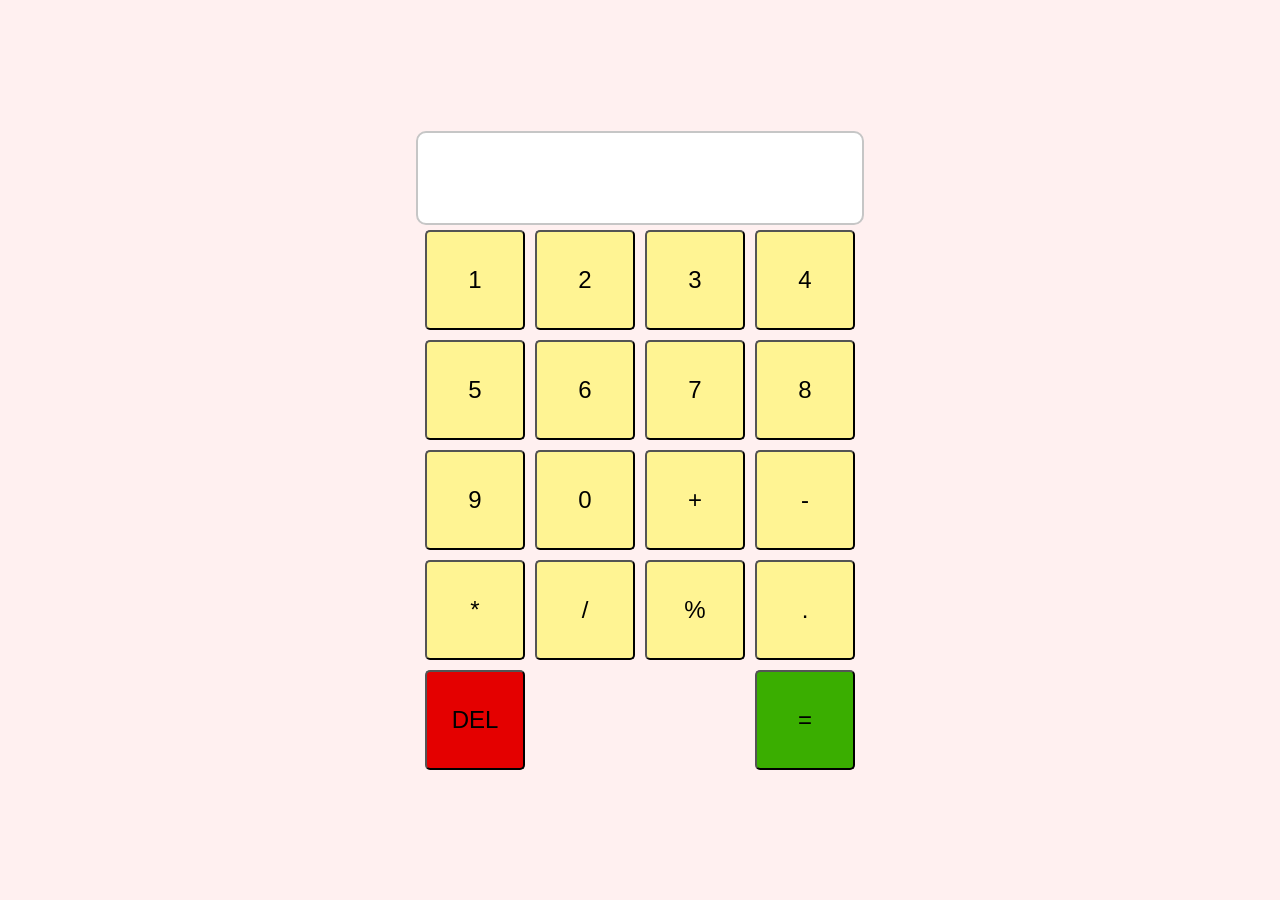
<file: Calculadora/index.html>
<!DOCTYPE html>
<html lang="pt-br">
<head>
    <meta charset="UTF-8">
    <meta name="viewport" content="width=device-width, initial-scale=1.0">
    <title>Front End Web | Calculadora</title>
    <link rel="stylesheet" href="reset.css">
    <link rel="stylesheet" href="style.css">
</head>
<body>
    <main>
        <input type="text" id="inputText" disabled>

        <div id="buttons">
            <button class="button" onclick="addNumber('1')">1</button>
            <button class="button" onclick="addNumber('2')">2</button>
            <button class="button" onclick="addNumber('3')">3</button>
            <button class="button" onclick="addNumber('4')">4</button>
            <button class="button" onclick="addNumber('5')">5</button>
            <button class="button" onclick="addNumber('6')">6</button>
            <button class="button" onclick="addNumber('7')">7</button>
            <button class="button" onclick="addNumber('8')">8</button>
            <button class="button" onclick="addNumber('9')">9</button>
            <button class="button" onclick="addNumber('0')">0</button>
            <button class="button" onclick="addOperator('+')">+</button>
            <button class="button" onclick="addOperator('-')">-</button>
            <button class="button" onclick="addOperator('*')">*</button>
            <button class="button" onclick="addOperator('/')">/</button>
            <button class="button" onclick="addOperator('%')">%</button>
            <button class="button" onclick="addDecimal()">.</button>
            <button id="delete" class="button" onclick="delText()">DEL</button>
            <button id="equal-button" class="button" onclick="calculate()">=</button>
        </div>
    </main>

    <script src="script.js"></script>
</body>
</html>
</file>
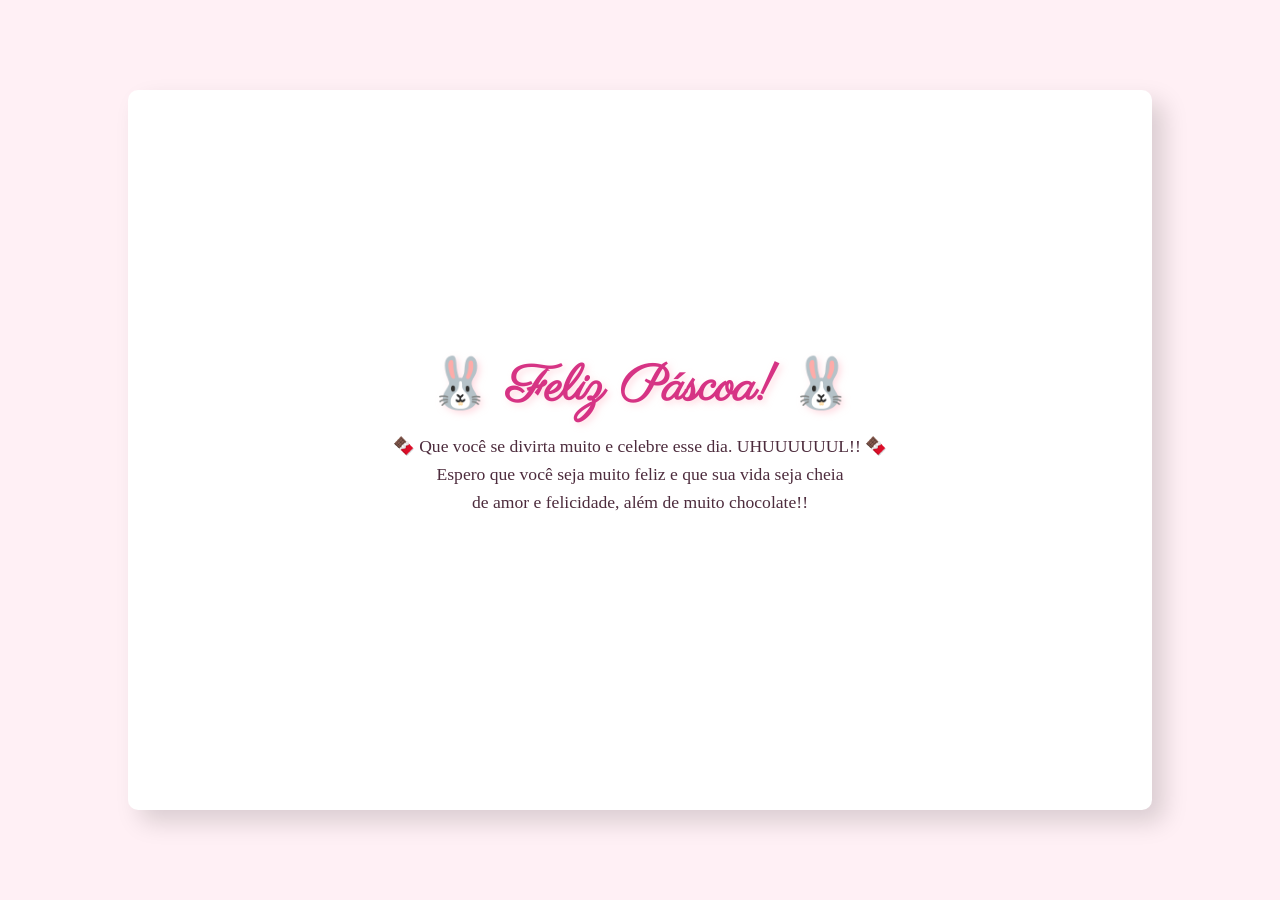
<file: Pascoa/index.html>
<!DOCTYPE html>
<html lang="pt-BR">

<head>
    <meta charset="UTF-8" />
    <meta name="viewport" content="width=device-width, initial-scale=1.0" />
    <title>Cartão de Páscoa</title>
    <link rel="stylesheet" href="style.css" />
    <link rel="preconnect" href="https://fonts.googleapis.com">
    <link rel="preconnect" href="https://fonts.gstatic.com" crossorigin>
    <link href="https://fonts.googleapis.com/css2?family=Parisienne&display=swap" rel="stylesheet">
</head>

<body>
    <div class="div-pascoa">
        <h1 class="feliz">🐰 Feliz Páscoa! 🐰</h1>
        <p class="mensagem">
            🍫 Que você se divirta muito e celebre esse dia. UHUUUUUUL!! 🍫
            <br>
            Espero que você seja muito feliz e que sua vida seja cheia <br>de amor e felicidade, além de muito chocolate!!
        </p>
        <div class="ovos">
        </div>
    </div>
</body>

</html>
</file>
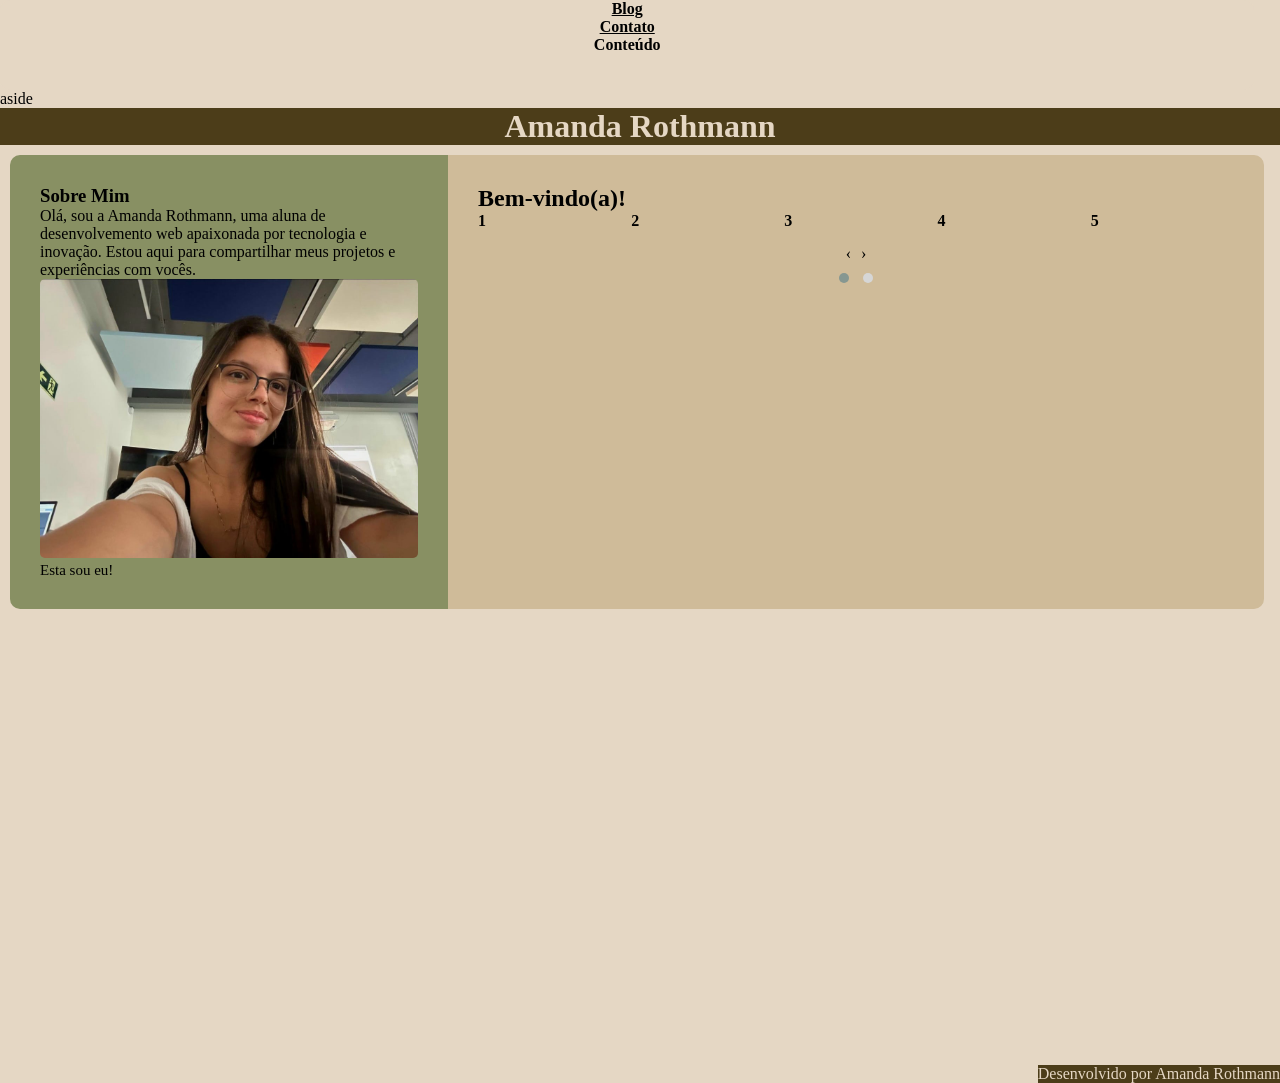
<file: Portfolio/index.html>
<!DOCTYPE html>
<html lang="pt-BR">
<head>
    <meta charset="UTF-8">
    <meta name="viewport" content="width=device-width, initial-scale=1.0">
    <title>portfolio-amandarothmann</title>
    <link rel="stylesheet" href="./CSS/owl.carousel.css">
    <link rel="stylesheet" href="./CSS/owl.theme.default.min.css">
    <link rel="stylesheet" href="./CSS/style.css">
</head>
<body>
    <nav>
        <ul>
            <li><a href="./html/blog.html">Blog</a></li>
            <li><a href="./html/contato.html">Contato</a></li>
            <li><a href="./html/conteudo.html"></a>Conteúdo</li>
        </ul>
    </nav>

    <aside>
        <p>aside</p>
    </aside>

    <header>
        <h1 id="h1-header">Amanda Rothmann</h1>
    </header>

    <section>
        <main>
            <article id="article-one">
                <h3>Sobre Mim</h3>
                <p id="p-main">
                    Olá, sou a Amanda Rothmann, uma aluna de  desenvolvemento web apaixonada por tecnologia e inovação. Estou aqui para compartilhar meus projetos e experiências com vocês.
                </p>

                <img id="img-article-two" src="./IMG/imagem-eu.jpg" alt="imagem-amanda-rothmann">

                <p id="p-thatsme">Esta sou eu!</p>
            </article>
            <article id="article-two">
                <h2>Bem-vindo(a)!</h2>
                <div class="owl-carousel owl-theme">
                    <div class="item"><h4>1</h4></div>
                    <div class="item"><h4>2</h4></div>
                    <div class="item"><h4>3</h4></div>
                    <div class="item"><h4>4</h4></div>
                    <div class="item"><h4>5</h4></div>
                    <div class="item"><h4>6</h4></div>
                    <div class="item"><h4>7</h4></div>
                    <div class="item"><h4>8</h4></div>
                    <div class="item"><h4>9</h4></div>
                    <div class="item"><h4>10</h4></div>
                </div>
            </article>
        </main>
    </section>

    <footer>
        <p id="p-footer">Desenvolvido por Amanda Rothmann</p>
    </footer>
    <script src="./js/jquery-3.7.1.min.js"></script>
    <script src="./js/owl.carousel.min.js"></script>
    <script src="./js/script.js"></script>
</body>
</html>
</file>
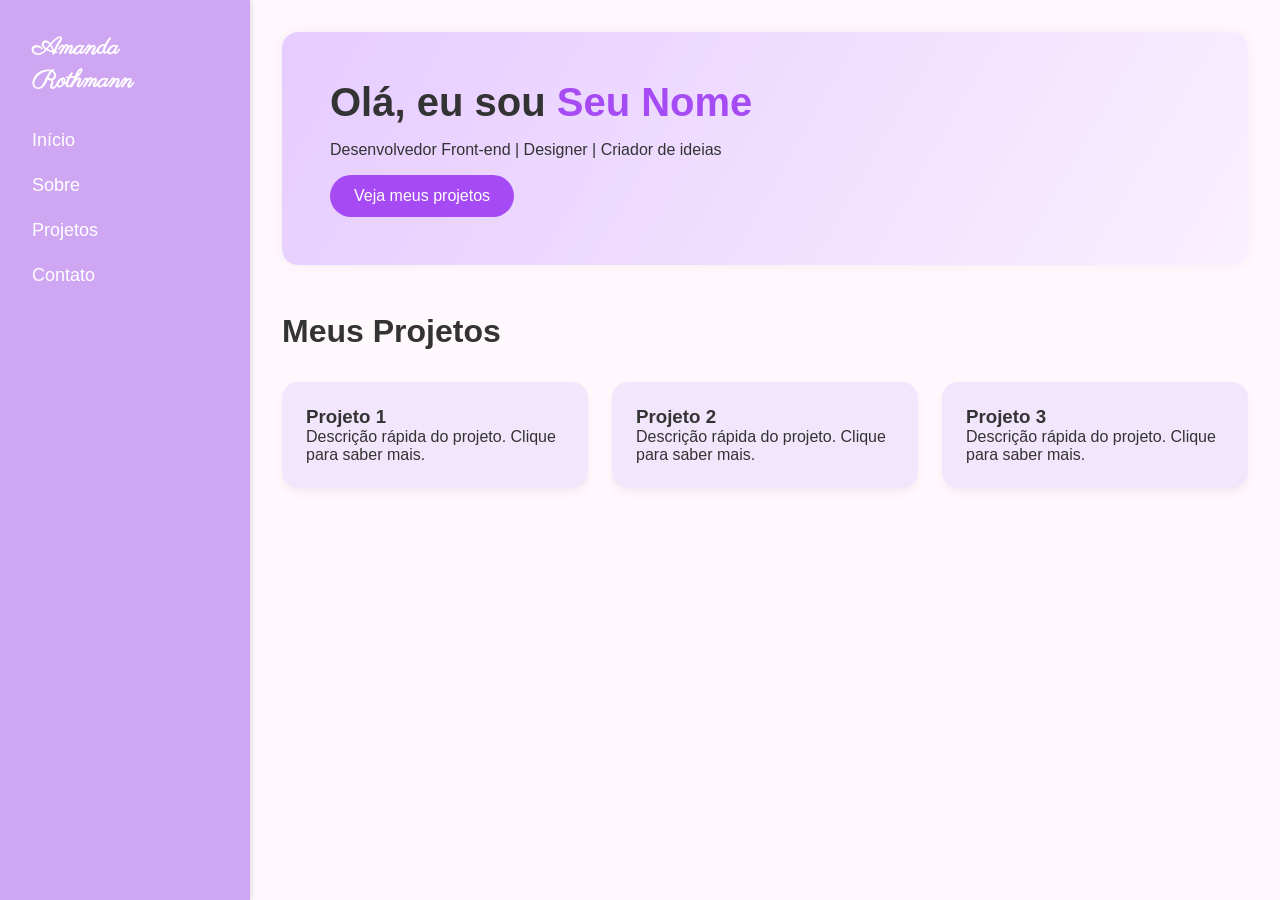
<file: portfolio02/index.html>
<!DOCTYPE html>
<html lang="pt-br">

<head>
    <meta charset="UTF-8" />
    <meta name="viewport" content="width=device-width, initial-scale=1.0" />
    <title>Meu Portfólio</title>
    <link rel="stylesheet" href="style.css" />
    <link rel="preconnect" href="https://fonts.googleapis.com">
    <link rel="preconnect" href="https://fonts.gstatic.com" crossorigin>
    <link href="https://fonts.googleapis.com/css2?family=Parisienne&display=swap" rel="stylesheet">
</head>

<body>
    <div class="container">
        <aside class="sidebar">
            <h2 class="parisienne-regular">Amanda Rothmann</h2>
            <nav>
                <ul>
                    <li><a href="#"><i class="inicio"></i> Início</a></li>
                    <li><a href="#"><i class="sobre"></i> Sobre</a></li>
                    <li><a href="#"><i class="projetos"></i> Projetos</a></li>
                    <li><a href="#"><i class="contato"></i> Contato</a></li>
                </ul>
            </nav>
        </aside>

        <main class="content">
            <section class="hero">
                <h1>Olá, eu sou <span>Seu Nome</span></h1>
                <p>Desenvolvedor Front-end | Designer | Criador de ideias</p>
                <a href="#projetos" class="btn">Veja meus projetos</a>
            </section>

            <section id="projetos" class="projects">
                <h2>Meus Projetos</h2>
                <div class="project-grid">
                    <div class="project-card">
                        <h3>Projeto 1</h3>
                        <p>Descrição rápida do projeto. Clique para saber mais.</p>
                    </div>
                    <div class="project-card">
                        <h3>Projeto 2</h3>
                        <p>Descrição rápida do projeto. Clique para saber mais.</p>
                    </div>
                    <div class="project-card">
                        <h3>Projeto 3</h3>
                        <p>Descrição rápida do projeto. Clique para saber mais.</p>
                    </div>
                </div>
            </section>
        </main>
    </div>
</body>

</html>
</file>
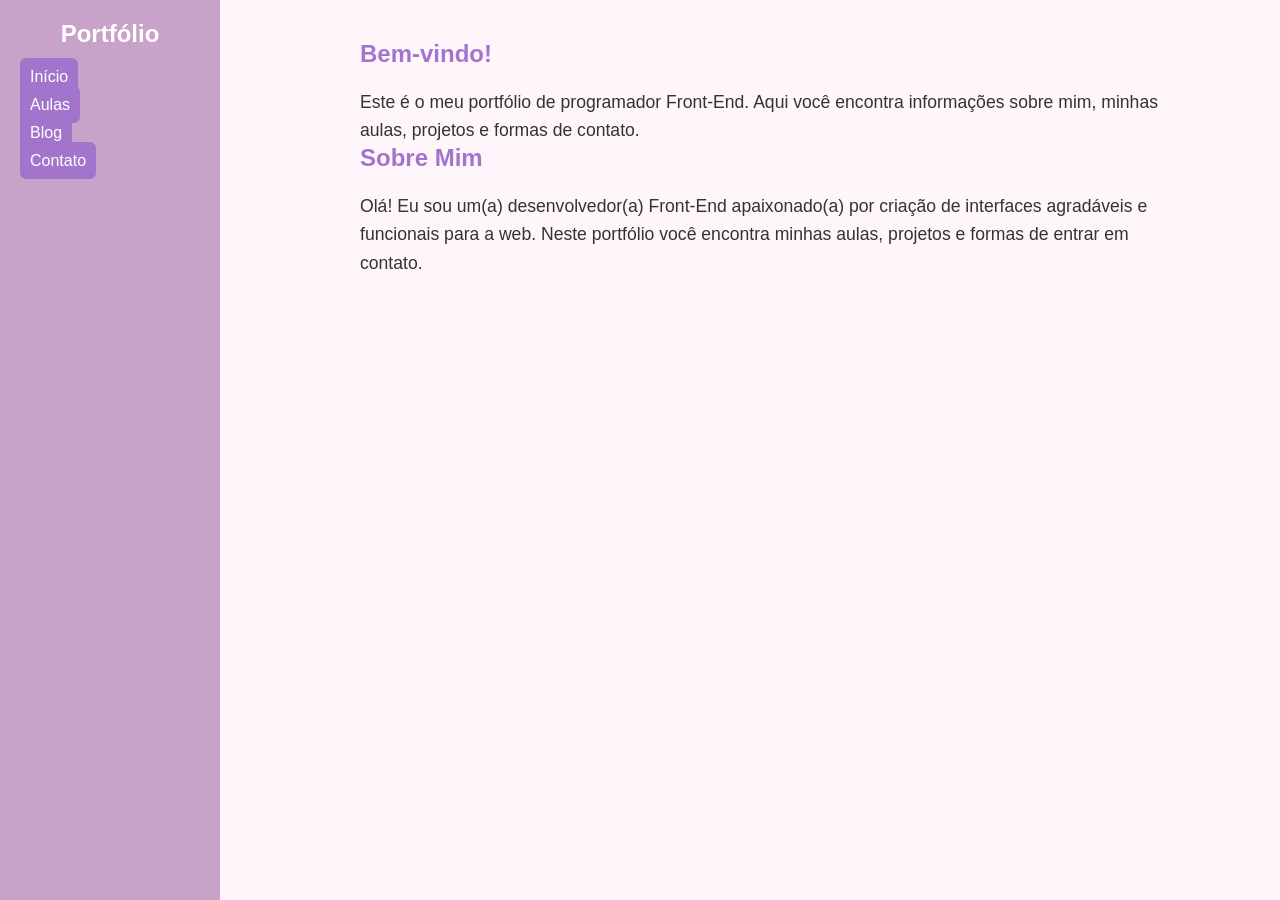
<file: TestPortfolio/index.html>
<!DOCTYPE html>
<html lang="pt-BR">

<head>
    <meta charset="UTF-8">
    <meta name="viewport" content="width=device-width, initial-scale=1.0">
    <title>Início | Meu Portfólio</title>
    <link rel="stylesheet" href="./CSS/style.css">
</head>

<body>
    <aside class="menu">
        <h1>Portfólio</h1>
        <nav>
            <ul>
                <li><a href="index.html">Início</a></li>
                <li><a href="conteudo.html">Aulas</a></li>
                <li><a href="blog.html">Blog</a></li>
                <li><a href="contato.html">Contato</a></li>
            </ul>
        </nav>
    </aside>

    <main>
        <section>
            <h2>Bem-vindo!</h2>
            <p>Este é o meu portfólio de programador Front-End. Aqui você encontra informações sobre mim, minhas aulas,
                projetos e formas de contato.</p>
        </section>

        <section>
            <h2>Sobre Mim</h2>
            <p>Olá! Eu sou um(a) desenvolvedor(a) Front-End apaixonado(a) por criação de interfaces agradáveis e
                funcionais para a web. Neste portfólio você encontra minhas aulas, projetos e formas de entrar em
                contato.</p>
        </section>
    </main>
</body>

</html>
</file>
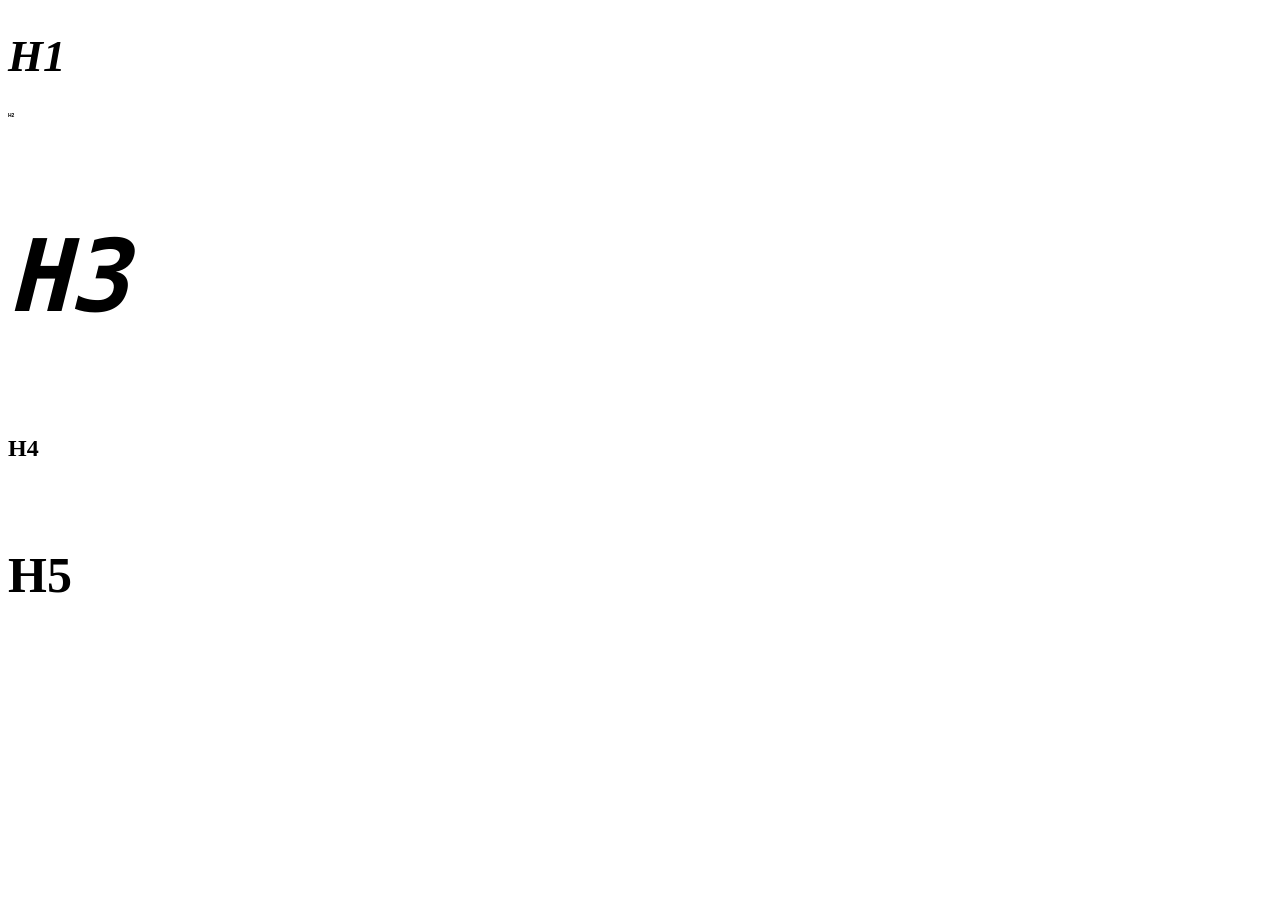
<file: Aulas/Aula03/index.html>
<!DOCTYPE html>
<html lang="pt-BR">
<head>
    <meta charset="UTF-8">
    <meta name="viewport" content="width=device-width, initial-scale=1.0">
    <title>Front End 3</title>
    <link rel="stylesheet" href="./css/style.css">
</head>
<body>
    <h1>H1</h1>
    <h2>H2</h2>
    <h3>H3</h3>
    <h4>H4</h4>
    <h5>H5</h5>
</body>
</html>
</file>
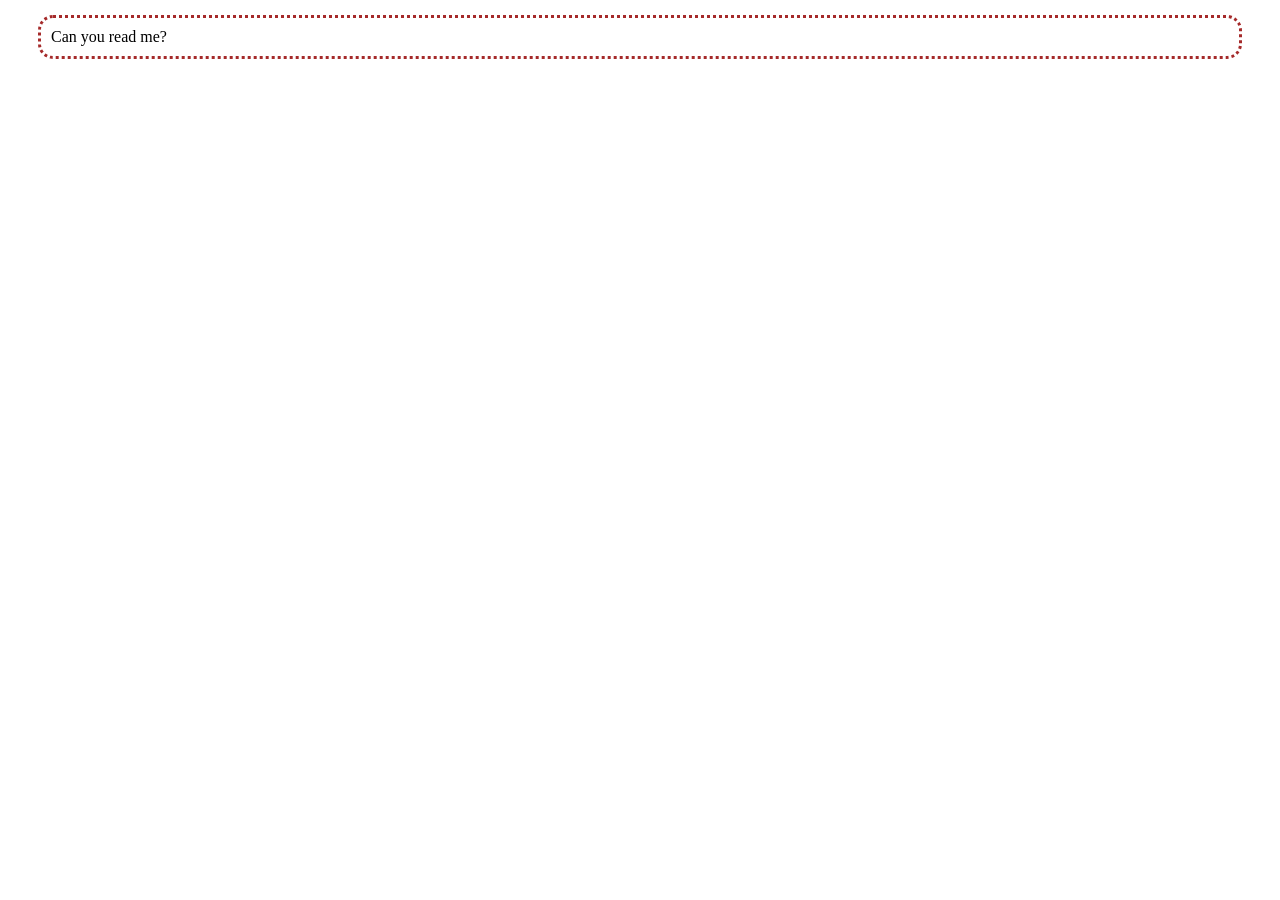
<file: Aulas/Aula04/index.html>
<!DOCTYPE html>
<html lang="en">

<head>
    <meta charset="UTF-8">
    <meta name="viewport" content="width=device-width, initial-scale=1.0">
    <title>Front End 4.0</title>
    <link rel="stylesheet" href="./CSS/style.css">
</head>

<body>
    <p>Can you read me?</p>
</body>

</html>
</file>
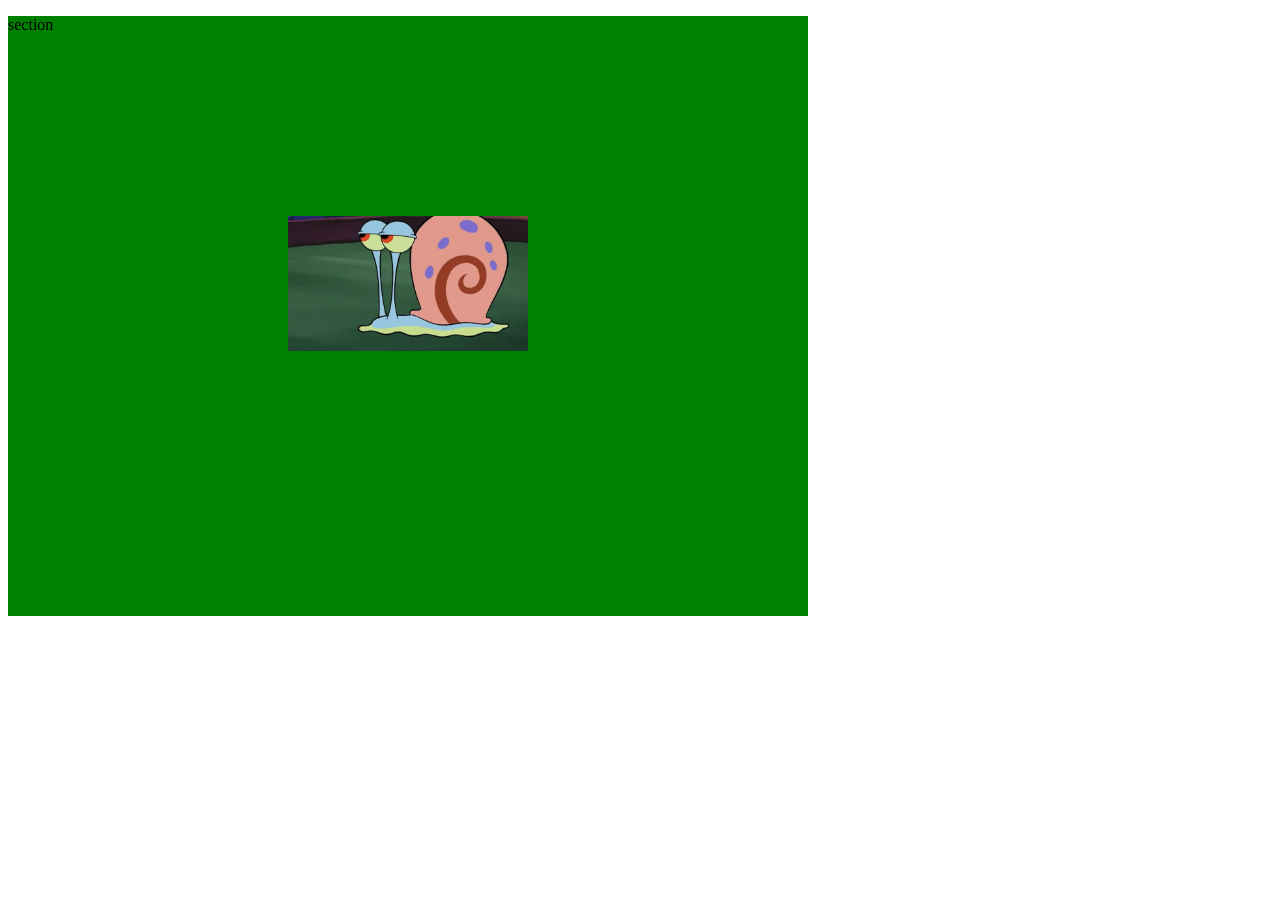
<file: Aulas/Aula06/index.html>
<!DOCTYPE html>
<html lang="pt-BR">
<head>
    <meta charset="UTF-8">
    <meta name="viewport" content="width=device-width, initial-scale=1.0">
    <title>Front End Web 6.1</title>
    <link rel="stylesheet" href="./CSS/style.css">
</head>
<body>
    <section class="dpainel">
        <img id="gary-image" src="./IMG/gary_image.jpg" alt="imagem de Gary o caramujo de Bob Esponja">
        <p>section</p>
    </section>
</body>
</html>
</file>
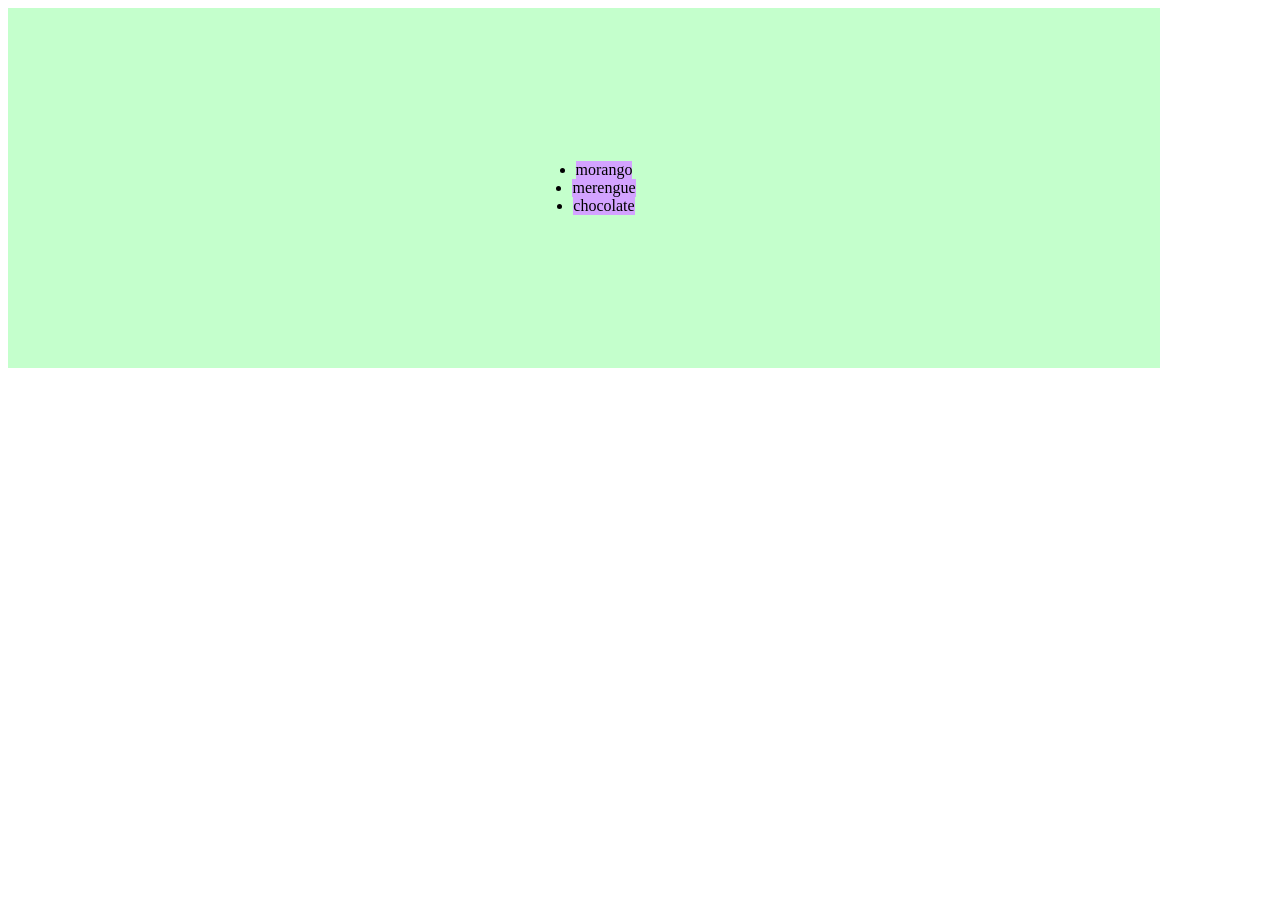
<file: Aulas/Aula07/index.html>
<!DOCTYPE html>
<html lang="en">

<head>
    <meta charset="UTF-8">
    <meta name="viewport" content="width=device-width, initial-scale=1.0">
    <title>Front End Web 7.0</title>
    <link rel="stylesheet" href="./CSS/style.css">
</head>

<body>
    <main class="container">
        <ul>
            <li>morango</li>
            <li>merengue</li>
            <li>chocolate</li>
        </ul>

    </main>
</body>

</html>
</file>
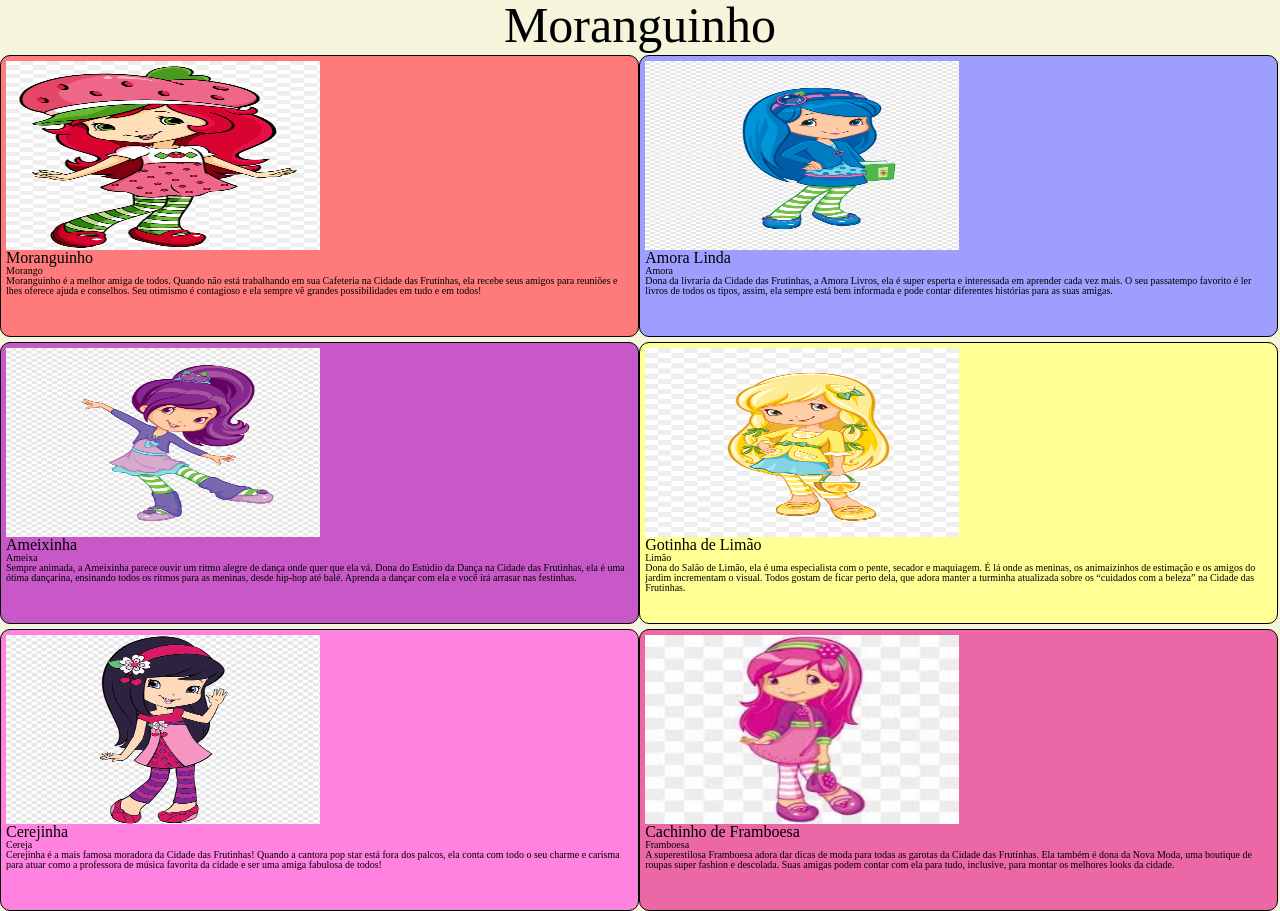
<file: Aulas/Aula08/index.html>
<!DOCTYPE html>
<html lang="pt-BR">

<head>
    <meta charset="UTF-8">
    <meta name="viewport" content="width=device-width, initial-scale=1.0">
    <title>Front End Web 8.1</title>
    <link rel="stylesheet" href="./CSS/reset.css">
    <link rel="stylesheet" href="./CSS/style.css">
</head>

<body>
    <header>
        <h1>Moranguinho</h1>
    </header>
    <main class="container">
        <div class="personagem" data-classe="morango" id="moranguinho">
            <img class="img-personagem" src="./IMG/moranguinho.png" alt="moranguinho">
            <h3>Moranguinho</h3>
            <p><i>Morango</i></p>
            <p>Moranguinho é a melhor amiga de todos. Quando não está trabalhando em sua Cafeteria na Cidade das
                Frutinhas,
                ela recebe seus amigos para reuniões e lhes oferece ajuda e conselhos. Seu otimismo é contagioso e ela
                sempre vê grandes possibilidades em tudo e em todos!</p>
        </div>
        <div class="personagem" data-classe="amora" id="amora">
            <img class="img-personagem" src="./IMG/amora.png" alt="amora">
            <h3>Amora Linda</h3>
            <p><i>Amora</i></p>
            <p>Dona da livraria da Cidade das Frutinhas, a Amora Livros, ela é super esperta e interessada em aprender
                cada
                vez mais. O seu passatempo favorito é ler livros de todos os tipos, assim, ela sempre está bem informada
                e
                pode contar diferentes histórias para as suas amigas.</p>
        </div>
        <div class="personagem" data-classe="ameixa" id="ameixinha">
            <img class="img-personagem" src="./IMG/ameixinha.png" alt="">
            <h3>Ameixinha</h3>
            <p><i>Ameixa</i></p>
            <p>Sempre animada, a Ameixinha parece ouvir um ritmo alegre de dança onde quer que ela vá. Dona do Estúdio
                da
                Dança na Cidade das Frutinhas, ela é uma ótima dançarina, ensinando todos os ritmos para as meninas,
                desde
                hip-hop até balé. Aprenda a dançar com ela e você irá arrasar nas festinhas.</p>
        </div>
        <div class="personagem" data-classe="limao" id="limaozinha">
            <img class="img-personagem" src="./IMG/limaozinha.png" alt="limaozinha">
            <h3>Gotinha de Limão</h3>
            <p><i>Limão</i></p>
            <p>Dona do Salão de Limão, ela é uma especialista com o pente, secador e maquiagem. É lá onde as meninas, os
                animaizinhos de estimação e os amigos do jardim incrementam o visual. Todos gostam de ficar perto dela,
                que
                adora manter a turminha atualizada sobre os “cuidados com a beleza” na Cidade das Frutinhas.</p>
        </div>
        <div class="personagem" data-classe="cereja" id="cerejinha">
            <img class="img-personagem" src="./IMG/cerejinha.png" alt="cerejinha">
            <h3>Cerejinha</h3>
            <p><i>Cereja</i></p>
            <p>Cerejinha é a mais famosa moradora da Cidade das Frutinhas! Quando a cantora pop star está fora dos
                palcos,
                ela conta com todo o seu charme e carisma para atuar como a professora de música favorita da cidade e
                ser
                uma amiga fabulosa de todos!</p>
        </div>
        <div class="personagem" data-classe="framboesa" id="framboesa">
            <img class="img-personagem" src="./IMG/framboesa.jpg" alt="framboesa">
            <h3>Cachinho de Framboesa</h3>
            <p><i>Framboesa</i></p>
            <p>A superestilosa Framboesa adora dar dicas de moda para todas as garotas da Cidade das Frutinhas. Ela
                também é
                dona da Nova Moda, uma boutique de roupas super fashion e descolada. Suas amigas podem contar com ela
                para
                tudo, inclusive, para montar os melhores looks da cidade.</p>
        </div>
    </main>
</body>

</html>
</file>
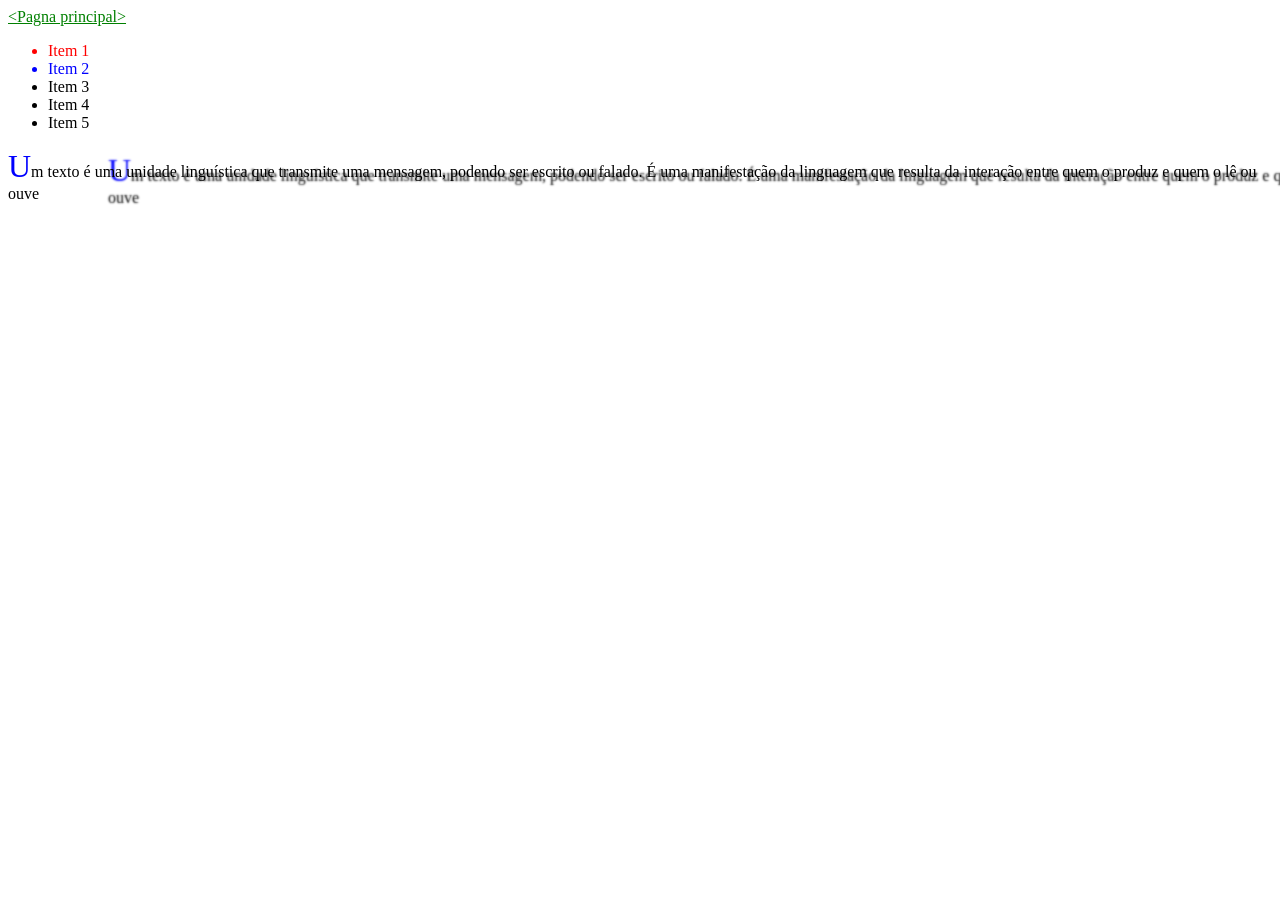
<file: Aulas/Aula10/index.html>
<!DOCTYPE html>
<html lang="en">
<head>
    <meta charset="UTF-8">
    <meta name="viewport" content="width=device-width, initial-scale=1.0">
    <title>Document</title>
    <link rel="stylesheet" href="./CSS/style.css">
</head>
<body>
    <main>
        <a href="index.html">Pagna principal</a>
        <ul>
            <li>Item 1</li>
            <li>Item 2</li>
            <li>Item 3</li>
            <li>Item 4</li>
            <li>Item 5</li>
        </ul>

        <p>Um texto é uma unidade linguística que transmite uma mensagem, podendo ser escrito ou falado. É uma manifestação da linguagem que resulta da interação entre quem o produz e quem o lê ou ouve</p>
    </main>
</body>
</html>
</file>
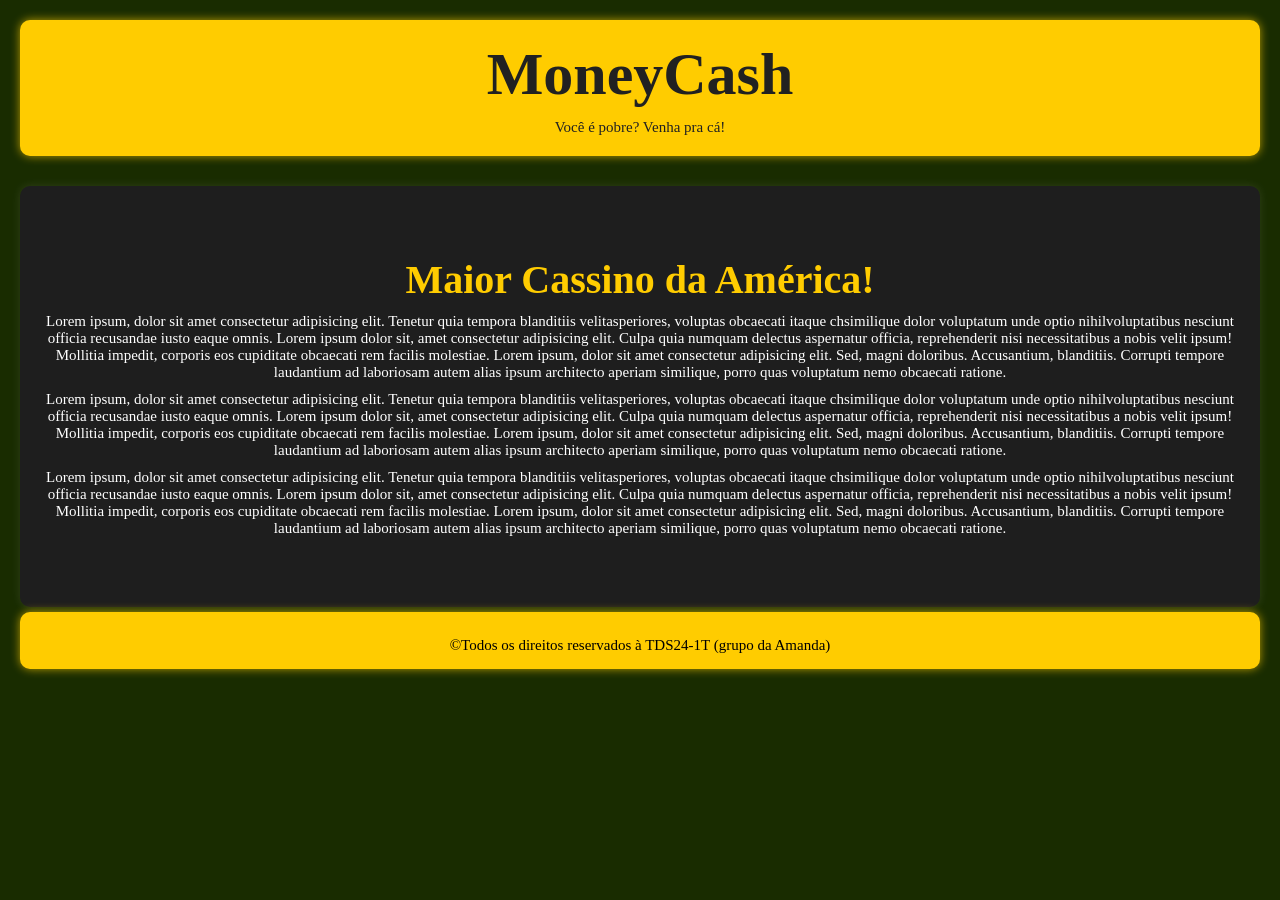
<file: Aulas/Aula02/Empresa/index.html>
<!DOCTYPE html>
<html lang="pt-BR">

<head>
    <meta charset="UTF-8">
    <meta name="viewport" content="width=device-width, initial-scale=1.0">
    <title>MoneyCash</title>
    <link rel="stylesheet" href="./css/style.css">
</head>

<body>
    <center>
        <header>
            <h1>MoneyCash</h1>
            <p>Você é pobre? Venha pra cá!</p>
        </header>
        <section>
            <main>
                <h2>Maior Cassino da América!</h2>

                <p>
                    Lorem ipsum, dolor sit amet consectetur adipisicing elit.
                    Tenetur quia tempora blanditiis velitasperiores, voluptas obcaecati itaque chsimilique dolor voluptatum unde optio nihilvoluptatibus nesciunt officia recusandae iusto eaque omnis. Lorem ipsum dolor sit, amet consectetur adipisicing elit. Culpa quia numquam delectus aspernatur officia, reprehenderit nisi necessitatibus a nobis velit ipsum! Mollitia impedit, corporis eos cupiditate obcaecati rem facilis molestiae. Lorem ipsum, dolor sit amet consectetur adipisicing elit. Sed, magni doloribus. Accusantium, blanditiis. Corrupti tempore laudantium ad laboriosam autem alias ipsum architecto aperiam similique, porro quas voluptatum nemo obcaecati ratione.
                </p>

                <p>
                    Lorem ipsum, dolor sit amet consectetur adipisicing elit.
                    Tenetur quia tempora blanditiis velitasperiores, voluptas obcaecati itaque chsimilique dolor voluptatum unde optio nihilvoluptatibus nesciunt officia recusandae iusto eaque omnis. Lorem ipsum dolor sit, amet consectetur adipisicing elit. Culpa quia numquam delectus aspernatur officia, reprehenderit nisi necessitatibus a nobis velit ipsum! Mollitia impedit, corporis eos cupiditate obcaecati rem facilis molestiae. Lorem ipsum, dolor sit amet consectetur adipisicing elit. Sed, magni doloribus. Accusantium, blanditiis. Corrupti tempore laudantium ad laboriosam autem alias ipsum architecto aperiam similique, porro quas voluptatum nemo obcaecati ratione.
                </p>

                <p>
                    Lorem ipsum, dolor sit amet consectetur adipisicing elit.
                    Tenetur quia tempora blanditiis velitasperiores, voluptas obcaecati itaque chsimilique dolor voluptatum unde optio nihilvoluptatibus nesciunt officia recusandae iusto eaque omnis. Lorem ipsum dolor sit, amet consectetur adipisicing elit. Culpa quia numquam delectus aspernatur officia, reprehenderit nisi necessitatibus a nobis velit ipsum! Mollitia impedit, corporis eos cupiditate obcaecati rem facilis molestiae. Lorem ipsum, dolor sit amet consectetur adipisicing elit. Sed, magni doloribus. Accusantium, blanditiis. Corrupti tempore laudantium ad laboriosam autem alias ipsum architecto aperiam similique, porro quas voluptatum nemo obcaecati ratione.
                </p>
            </main>
        </section>
        <footer>
            <p>&copy;Todos os direitos reservados à TDS24-1T (grupo da Amanda)</p>
        </footer>
    </center>
</body>

</html>
</file>
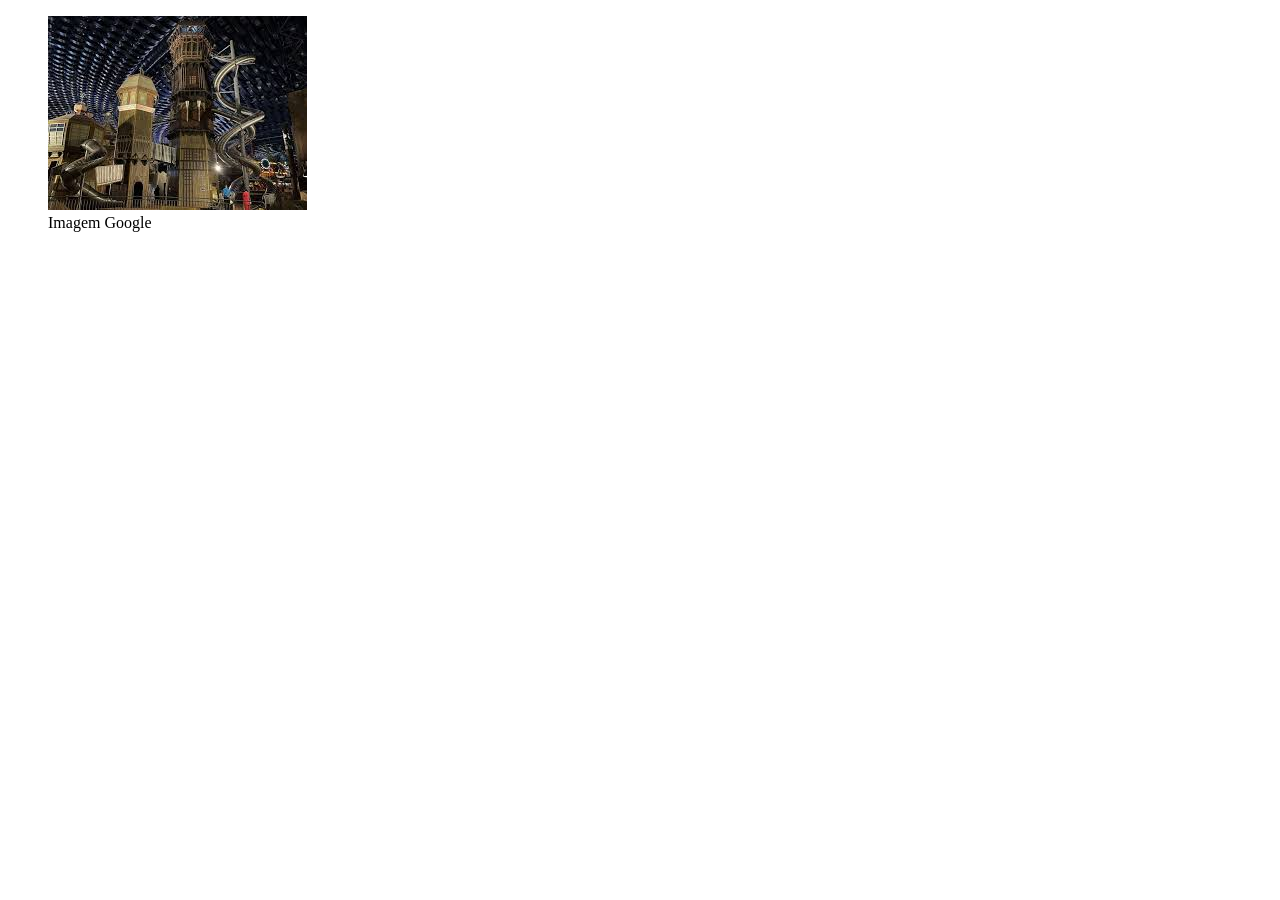
<file: Aulas/Aula02/Exercicio01/index.html>
<!DOCTYPE html>
<html lang="pt-BR">

<head>
    <meta charset="UTF-8">
    <meta name="viewport" content="width=device-width, initial-scale=1.0">
    <title>Front End 2.1</title>

</head>

<body>
    <figure>
        <img src="./img/images.jpg" alt="Imagem">
        <figcaption>Imagem Google</figcaption>
        <figure>
</body>

</html>
</file>
<file: Calculadora/style.css>
body, html {
    width: 100%;
    height: 100%;
    background-color: #fff0f0;
    display: flex;
    justify-content: center;
    align-items: center;
}

main {
    display: flex;
    flex-direction: column;
    align-items: center;
}

#inputText {
    width: 80%;
    height: 70px;
    margin-bottom: 5px;
    font-size: 40px;
    padding: 10px;
    border: 2px solid #c6c6c6;
    border-radius: 10px;
    background-color: #ffffff;
}

#buttons {
    display: grid;
    grid-template-columns: repeat(4, 100px);
    gap: 10px;
}

.button {
    font-size: 1.5rem;
    background-color: #fff493;
    border-radius: 5px;
    width: 100px;
    height: 100px;
    transition: background-color 0.3s ease;
}

.button:hover {
    background-color: #ffd500;
}

#delete {
    background-color: #e40000;
}

#delete:hover {
    background-color: #960000;
}

#equal-button {
    grid-column: 2fr;
    grid-column-end: -1;
    background-color: #3aae00;
}

#equal-button:hover {
    background-color: #205f00;
}
</file>
<file: Pascoa/style.css>
* {
    margin: 0;
    padding: 0;
    box-sizing: border-box;
}

html {
    width: 100%;
    height: 100%;
}

body {
    width: 100%;
    height: 100%;
    background: #fff0f5;
    display: flex;
    justify-content: center;
    align-items: center;
}

.div-pascoa {
    width: 80%;
    height: 80%;
    display: flex;
    align-items: center;
    justify-content:center;
    flex-direction: column;
    background-color: #fff;
    border-radius: 10px;
    box-shadow: 12px 12px 25px rgba(0, 0, 0, 0.15);
    text-align: center;
}

.feliz:hover {
    box-shadow: 15px 15px 30px rgba(0, 0, 0, 0.2);
}

.feliz {
    display: flex;
    justify-content: flex-start;
    font-family: 'Parisienne', cursive;
    font-size: 50px;
    color: #d63384;
    margin-bottom: 10px;
    text-shadow: 3px 3px 6px rgba(255, 192, 203, 0.5);
}

.to {
    font-size: 1.5rem;
    color: #993366;
    margin-bottom: 20px;
    text-shadow: 2px 2px 4px rgba(255, 182, 193, 0.5);
}

.mensagem {
    font-size: 1.1rem;
    color: #4d2c3d;
    margin-bottom: 30px;
    line-height: 1.6;
}

.ovos {
    display: flex;
    justify-content: center;
    gap: 20px;
}
</file>
<file: Portfolio/CSS/style.css>
/*
PALETA DE CORES:
#4C3D19
#354024
#889063
#CFBB99
#E5D7C4
*/

* {
    font-family: 'Times New Roman', Times, serif;
    margin: 0;
    padding: 0;
}

html {
    width: 100%;
    height: 100%;
}

body {
    width: 100%;
    height: 100%;
    background-color: #E5D7C4;
}

nav {
    width: 98%;
    height: 10%;
    background-color: #E5D7C4;
    text-align: center;
    border-radius: 10px;
    font-weight: bold;
    flex-direction: row;
}

img {
    width: 10%;
}

a {
    color: #000;
}

header {
    background-color: #4C3D19;
    text-align: center;
}

#h1-header {
    color: #E5D7C4;
    text-align: center;
}

section {
    margin: 10px;
    height: 100%;
}

main {
    display: flex;
}

article {
    padding: 30px;
}

section main #article-one {
    background-color: #889063;
    border-bottom-left-radius: 10px;
    border-top-left-radius: 10px;
    width: 30%;
}

#article-one #p-thatsme {
    font-size: 15px;
}

section main #article-two {
    background-color: #CFBB99;
    border-top-right-radius: 10px;
    border-bottom-right-radius: 10px;
    width: 60%;
}

article #img-article-two {
    width: 100%;
    border-radius: 5px;
}

footer {
    background-color: #4C3D19;
    text-align: center;
    float: inline-end; /*ARRUMAR*/
    footer {
        width: 98%;
        height: 10%;
        border-radius: 10px;
        margin: 10px;
        background-color: aquamarine;
    }
}

#p-footer {
    color: #E5D7C4;
}

/*
PROBLEMAS A SEREM RESOLVIDOS:
Section/main/articles - precisam ocupar apenas 100% da largura da tela, mas estão ultrapassando
-> É para estar certo. Mudei: tirei width e height do section e do main e add widht aos articles
*/
</file>
<file: portfolio02/style.css>
* {
    margin: 0;
    padding: 0;
    box-sizing: border-box;
}

.parisienne-regular {
    font-family: "Parisienne", cursive;
    font-size: 4000px;
}

body {
    font-family: "Segoe UI", sans-serif;
    background-color: #fff8fc;
    color: #333;
    display: flex;
}

.container {
    display: flex;
    width: 100%;
    height: 100vh;
}

.sidebar {
    width: 250px;
    background-color: #cfa6f2;
    color: #fff;
    padding: 2rem;
    position: fixed;
    height: 100%;
    box-shadow: 2px 0 5px rgba(0, 0, 0, 0.1);
}

.sidebar h2 {
    margin-bottom: 2rem;
    font-size: 24px;
}

.sidebar nav ul {
    list-style: none;
}

.sidebar nav ul li {
    margin-bottom: 1.5rem;
}

.sidebar nav ul li a {
    color: #fff;
    text-decoration: none;
    font-size: 18px;
    transition: color 0.3s;
}

.sidebar nav ul li a:hover {
    color: #fce4ff;
}

.content {
    margin-left: 250px;
    padding: 2rem;
    flex-grow: 1;
}

.hero {
    background: linear-gradient(120deg, #e6ccff, #f9f0ff);
    padding: 3rem;
    border-radius: 1rem;
    box-shadow: 0 0 15px rgba(0, 0, 0, 0.05);
    animation: fadeIn 1s ease;
}

.hero h1 {
    font-size: 2.5rem;
    margin-bottom: 1rem;
}

.hero h1 span {
    color: #a64bf4;
}

.hero .btn {
    display: inline-block;
    margin-top: 1rem;
    background-color: #a64bf4;
    color: #fff;
    padding: 0.75rem 1.5rem;
    border-radius: 30px;
    text-decoration: none;
    transition: background-color 0.3s ease;
}

.hero .btn:hover {
    background-color: #8d39cb;
}

.projects {
    margin-top: 3rem;
}

.projects h2 {
    font-size: 2rem;
    margin-bottom: 2rem;
}

.project-grid {
    display: grid;
    grid-template-columns: repeat(auto-fit, minmax(220px, 1fr));
    gap: 1.5rem;
}

.project-card {
    background-color: #f2e6fc;
    padding: 1.5rem;
    border-radius: 1rem;
    box-shadow: 0 5px 10px rgba(0, 0, 0, 0.05);
    transition: transform 0.3s ease, box-shadow 0.3s ease;
}

.project-card:hover {
    transform: translateY(-5px);
    box-shadow: 0 10px 20px rgba(0, 0, 0, 0.1);
}

@keyframes fadeIn {
    from {
        opacity: 0;
        transform: translateY(20px);
    }

    to {
        opacity: 1;
        transform: translateY(0);
    }
}

/* Responsivo */
@media (max-width: 768px) {
    .sidebar {
        position: relative;
        width: 100%;
        height: auto;
    }

    .content {
        margin-left: 0;
        padding: 1rem;
    }

    .hero {
        text-align: center;
    }
}
</file>
<file: TestPortfolio/CSS/style.css>
* {
    margin: 0;
    padding: 0;
    box-sizing: border-box;
    font-family: 'Segoe UI', sans-serif;
}

body {
    background-color: #FFF6FB;
    display: flex;
    min-height: 100vh;
    color: #333;
}

.menu {
    width: 220px;
    background-color: #C8A2C8;
    padding: 20px;
    position: fixed;
    height: 100vh;
    color: white;
}

.menu h1 {
    margin-bottom: 20px;
    font-size: 1.5em;
    text-align: center;
}

.menu nav ul {
    list-style: none;
    display: flex;
    flex-direction: column;
    gap: 10px;
}

.menu nav a {
    color: white;
    text-decoration: none;
    padding: 10px;
    border-radius: 6px;
    background-color: #A374CC;
    transition: background-color 0.3s;
}

.menu nav a:hover {
    background-color: #7E83C2;
}

main {
    margin-left: 240px;
    padding: 40px;
    width: 100%;
}

section {
    max-width: 800px;
    margin: auto;
}

h2 {
    color: #A374CC;
    margin-bottom: 20px;
}

p {
    font-size: 1.1em;
    line-height: 1.6;
}
</file>
<file: Aulas/Aula03/css/style.css>
h1 {
    font-family: serif;
    font-style: italic;
    font-size: 45px;
}

h2 {
    font-family: sans-serif;
    font-style: bold;
    font-size: 5px;
}

h3 {
    font-family: monospace;
    font-style: oblique;
    font-size: 100px;
}

h4 {
    font-family: cursive;
    font-style: normal;
    font-size: 24px;
}

h5 {
    font-family: fantasy;
    font-size: 50px;
}
</file>
<file: Aulas/Aula04/CSS/style.css>
p {
    border-color: brown;
    border-width: 3px;
    border-radius: 15px;
    border-style: dotted;
    padding: 10px;
    margin: 15px 30px;
}
</file>
<file: Aulas/Aula06/CSS/style.css>
html {
    width: 100%;
    height: 100%;
}

body {
    width: 100%;
    height: 100%;
}

.dpainel {
    background-color: green;
    width: 800px;
    height: 600px;
    position: relative;
}

#gary-image {
    width: 30%;
    position: absolute;
    top: 200px;
    right: 280px;
}
</file>
<file: Aulas/Aula07/CSS/style.css>
html,
body {
    width: 100%;
    height: 100%;
}

.container {
    width: 90%;
    height: 40%;
    background-color: rgb(196, 255, 204);
    display: flex;
    justify-content: center;
    align-items: center;
}

ul {
    display: flex;
    height: 100%;
    flex-direction: column;
    justify-content: center;
    align-items: center;
}

li {
    background-color: rgb(211, 163, 255);
}
</file>
<file: Aulas/Aula08/CSS/style.css>
* {
    margin: 0;
    padding: 0;
    font-family:'Times New Roman', Times, serif;
}

html {
    width: 100%;
    height: 100%;
}

body {
    width: 100%;
    height: 100%;
    background-color: beige;
}

header {
    display: flex;
    justify-content: center;
}

header h1 {
    font-size: 50px;
    justify-content: center;
}

.container {
    height: 30%;
    display: flex;
    flex-wrap: wrap;
}

.personagem {
    width: 49%;
    border-radius: 10px;
    flex-direction: column;
    display: flex;
    padding: 5px;
    margin-top: 5px;
    border: 1px solid black;
}

.img-personagem {
    width: 50%;
    height: 70%;
}

div {
    height: 100%;
}

.personagem[data-classe = "morango"] {
    background-color: rgb(255, 122, 122);
    height: 100%;
}

.personagem[data-classe = "amora"] {
    background-color: rgb(158, 158, 255);
    height: 100%;
}

.personagem[data-classe = "ameixa"] {
    background-color: rgb(200, 88, 200);
    height: 100%;
}

.personagem[data-classe = "limao"] {
    background-color: rgb(255, 255, 148);
    height: 100%;
}

.personagem[data-classe = "cereja"] {
    background-color: rgb(255, 129, 224);
    height: 100%;
}

.personagem[data-classe = "framboesa"] {
    background-color: rgb(235, 103, 165);
    height: 100%;
}

p {
    font-size: 10px;
}
</file>
<file: Aulas/Aula10/CSS/style.css>
li:first-child {
    color: red;
}

li:nth-child(2) {
    color: blue;
}

a:hover {
    color: rgb(194, 97, 32);
}

a:link {
    color: green;
}

a:visited {
    color: red;
}

a:active {
    color: black;
}

p::first-letter {
    color: blue;
    font-size: 200%;
}

p:first line {
    font-style: italic;
}

a::before {
    content: "<";
}

a::after {
    content: ">";
}

p {
    text-shadow: 100px 4px 2px;
}
</file>
<file: Aulas/Aula02/Empresa/css/style.css>
* {
    margin: 0;
    padding: 0;
    box-sizing: border-box;
    font-family: 'Times New Roman', Times, serif;
}

body {
    background-color: #192c00;
    color: #fff;
    text-align: center;
    flex-direction: column;
    align-items: center;
    justify-content: center;
    padding: 20px;
}

header {
    background-color: #ffcc00;
    color: #212121;
    padding: 20px;
    width: 100%;
    border-radius: 10px;
    box-shadow: 0 0 10px rgba(255, 204, 0, 0.7);
}

h1 {
    font-size: 60px;
}

p {
    font-size: 15px;
    margin-top: 10px;
}

section {
    margin-top: 30px;
    padding: 20px;
    background-color: #1e1e1e;
    border-radius: 10px;
    width: 100%;
    box-shadow: 0 0 10px rgba(255, 255, 255, 0.1);
}

main {
    padding-top: 50px;
    padding-bottom: 50px;
}

main h2 {
    color: #ffcc00;
    font-size: 40px;
    margin-bottom: 10px;
}

footer {
    margin-top: 5px;
    padding: 15px;
    background-color: #ffcc00;
    color: #000;
    width: 100%;
    border-radius: 10px;
    box-shadow: 0 0 10px rgba(255, 204, 0, 0.7);
}
</file>
